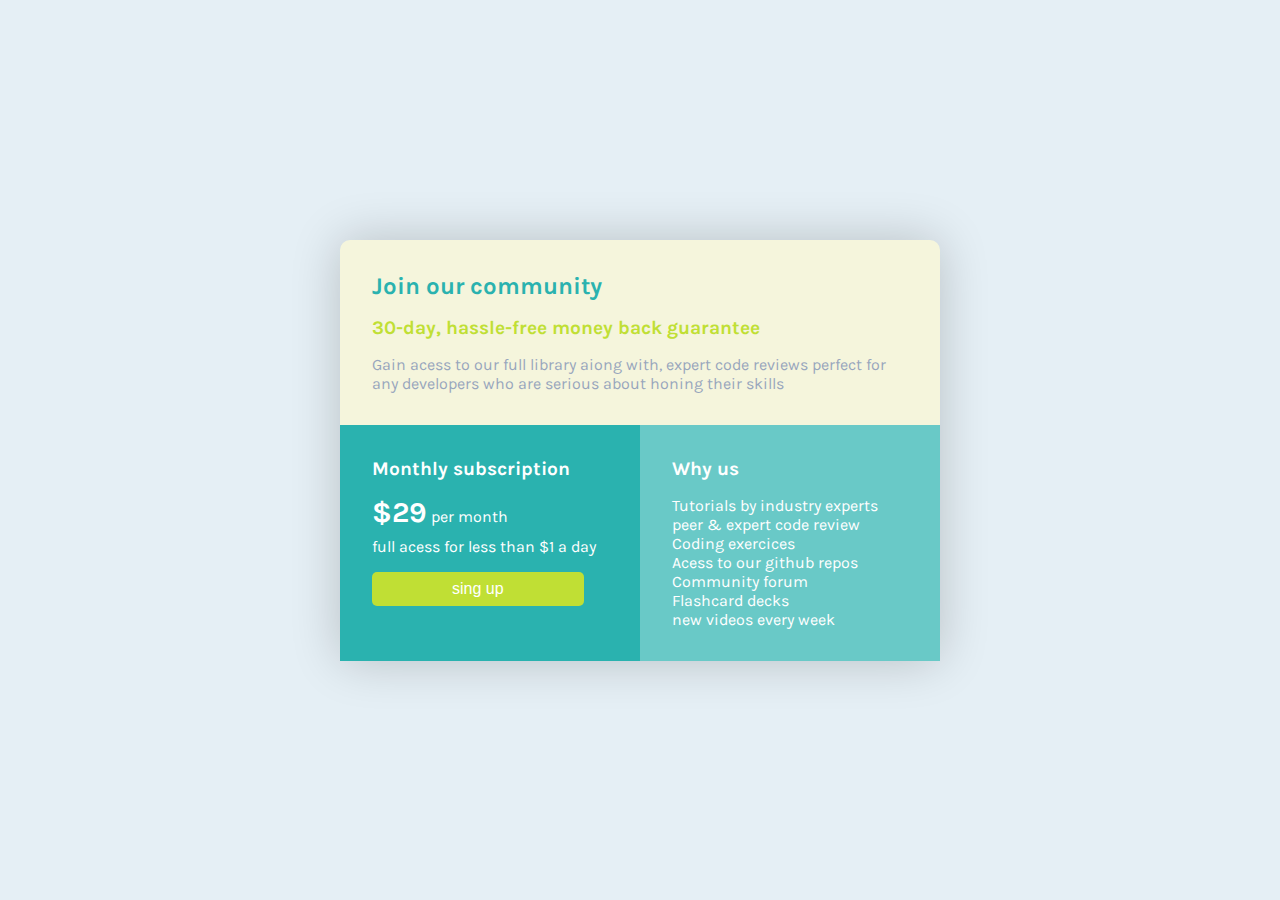
<file: index.html>
<!DOCTYPE html>
<html lang="en">
<head>
    <meta charset="UTF-8">
    <meta http-equiv="X-UA-Compatible" content="IE=edge">
    <meta name="viewport" content="width=device-width, initial-scale=1.0">
    <link rel="stylesheet" href="style.css">
    <title>Document</title>
</head>
<body>
 <div class="container">
     <div class="card">
         <div class="card-top">
             <h2>Join our  community</h2>
                <h3>30-day, hassle-free money back guarantee</h3>
                <p>Gain acess to our full library aiong with, expert code reviews perfect for any developers who are serious about honing their skills</p>
         </div>
         <div class="card-left">
             <h2>Monthly subscription</h2>
             <span class="price">$29</span> 
             <spanc class="month" >per month</span>
             <p>full acess for less than $1 a day</p>
             <button>sing up</button>   
        </div>
        <div class="card-right">
            <h2>Why us</h2>
            <ul>
                <li>Tutorials by industry experts</li>
                <li>peer & expert code review</li>
                <li>Coding exercices</li>
                <li>Acess to our github repos</li>
                <li>Community forum</li>
                <li>Flashcard decks</li>
                <li>new videos every week</li>
            </ul>
        </div>
     </div>
 </div>
</body>
</html>
</file>
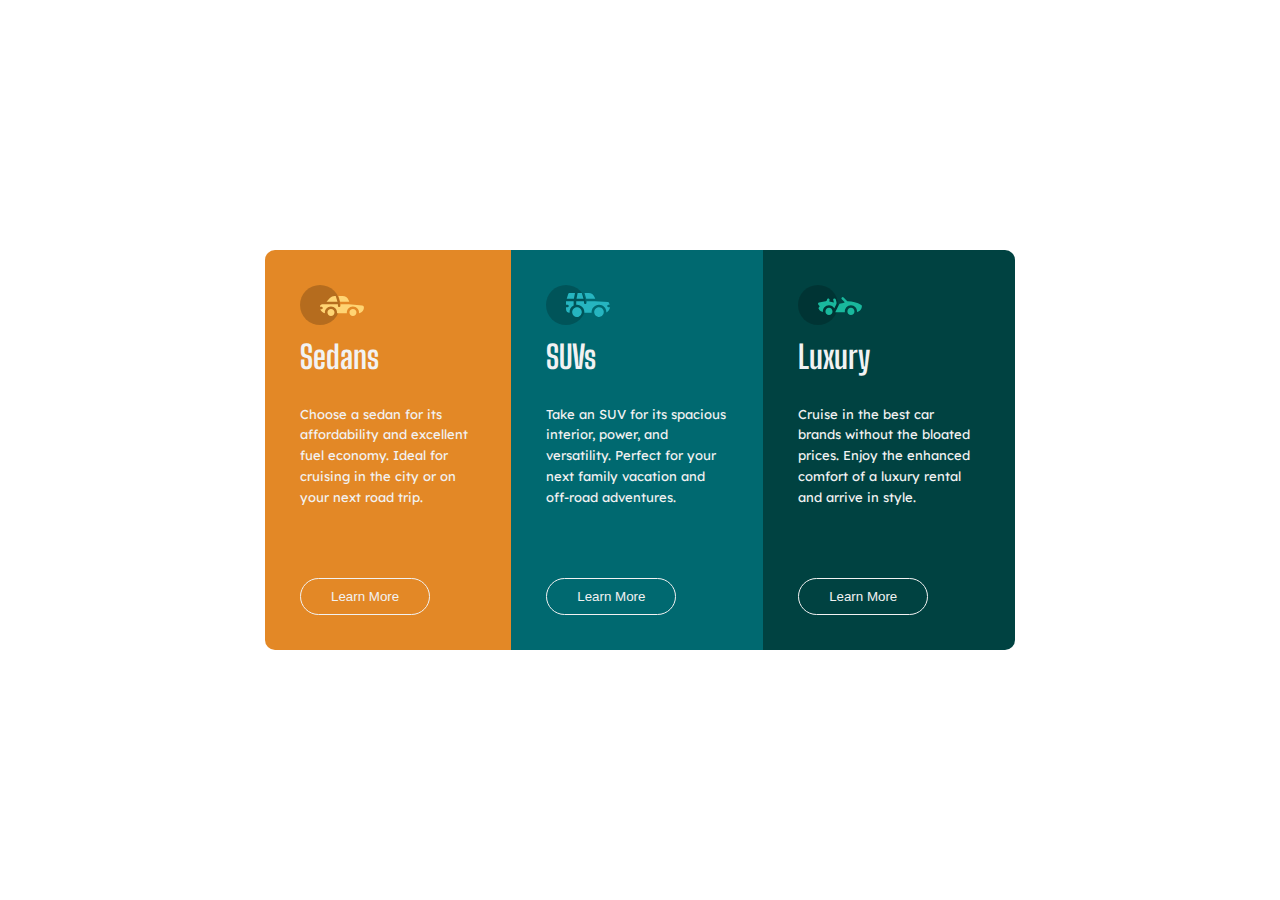
<file: 3-column-preview-card-component-main/index.html>
<!DOCTYPE html>
<html lang="en">
  <head>
    <meta charset="UTF-8" />
    <meta name="viewport" content="width=device-width, initial-scale=1.0" />
    <!-- displays site properly based on user's device -->

    <link
      rel="icon"
      type="image/png"
      sizes="32x32"
      href="./images/favicon-32x32.png"
    />

    <title>Frontend Mentor | 3-column preview card component</title>
    <link rel="stylesheet" href="style.css">

    <!-- Feel free to remove these styles or customise in your own stylesheet 👍 -->
  </head>
  <body>
    <section class="card">
      <div class="container">
        <div class="card__one">
          <img class="card__icon" src="images/icon-sedans.svg" alt="" />
          <h1 class="card__title">Sedans</h1>
          <p class="card__description">
            Choose a sedan for its affordability and excellent fuel economy.
            Ideal for cruising in the city or on your next road trip.
          </p>
          <button class="card__btn btn-1">Learn More</button>
          </div>
          <div class="card__two">
            <img class="card__icon" src="images/icon-suvs.svg" alt="" />
            <h1 class="card__title">SUVs</h1>
            <p class="card__description">
              Take an SUV for its spacious interior, power, and versatility.
              Perfect for your next family vacation and off-road adventures.
            </p>
            <button class="card__btn btn-2" >Learn More</button>
          </div>
          <div class="card__three">
            <img class="card__icon" src="images/icon-luxury.svg" alt="" />
            <h1 class="card__title">Luxury</h1>
            <p class="card__description">
              Cruise in the best car brands without the bloated prices. Enjoy
              the enhanced comfort of a luxury rental and arrive in style.
            </p>
            <button class="card__btn btn-3" >Learn More</button>
          </div>
        </div>
      </div>
    </section>

  </body>
</html>
</file>
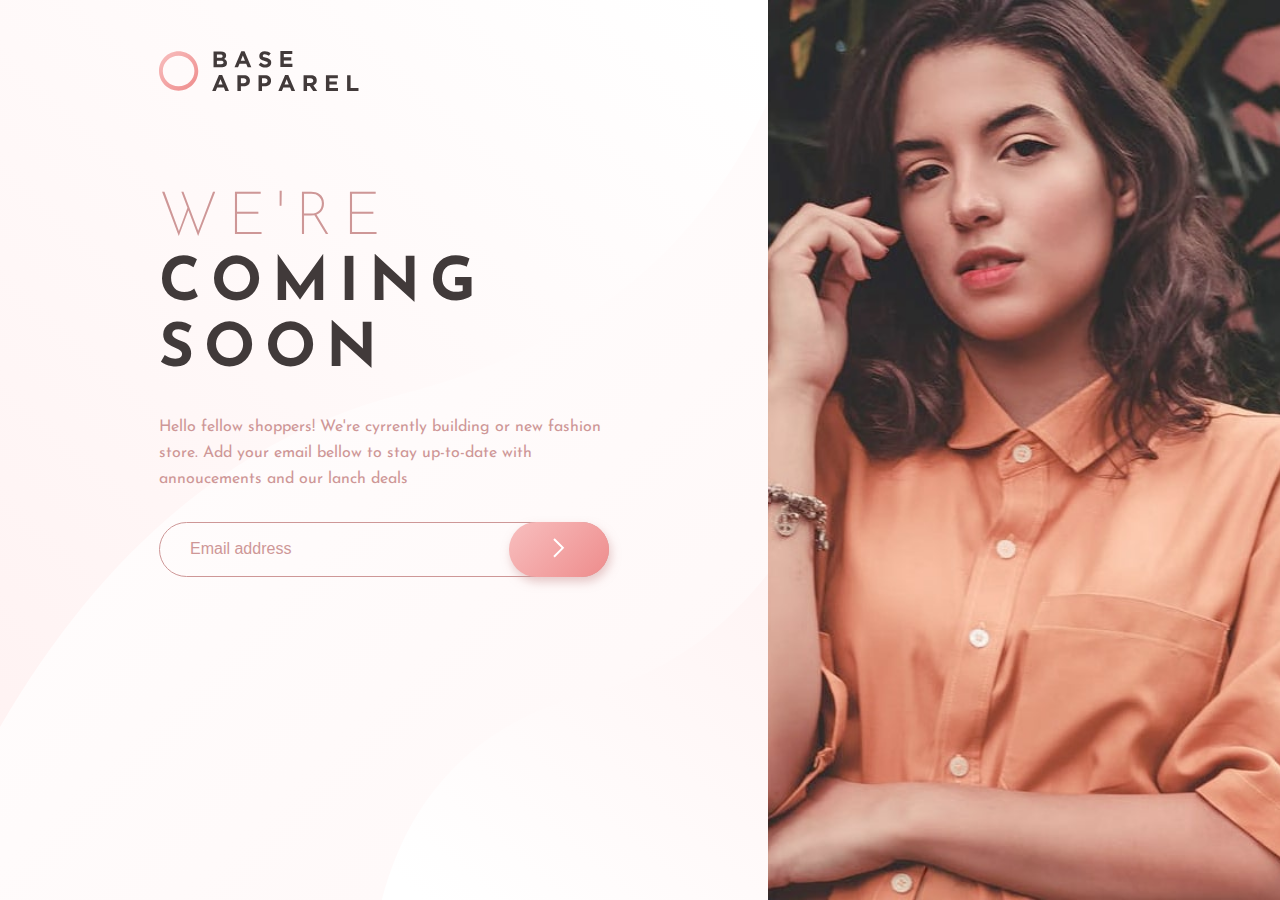
<file: base-apparel-coming-soon-master/index.html>
<!DOCTYPE html>
<html lang="en">
  <head>
    <meta charset="UTF-8" />
    <meta name="viewport" content="width=device-width, initial-scale=1.0" />

    <link
      rel="icon"
      type="image/png"
      sizes="32x32"
      href="./images/favicon-32x32.png"
    />
    <link rel="stylesheet" href="style.css" />

    <title>Frontend Mentor - Base Apparel coming soon page</title>

    <div class="container">
      <div class="left">
        <div class="container-left">
          <img class="logo" src="images/logo.svg" alt="" />
            
          <img class="bg-mobile" src="images/hero-mobile.jpg" alt="">
          <h1 class="title">
            <span> We're </span> <br />
            Coming <br />
            soon
          </h1>

          <p class="description">
            Hello fellow shoppers! We're cyrrently building or new fashion
            store. Add your email bellow to stay up-to-date with annoucements
            and our lanch deals
          </p>

          <form id="form">
            <input type="email" id="email" placeholder="Email address" />
            <img class="error-icon" src="images/icon-error.svg" alt="error" />
            <button>
              <img src="images/icon-arrow.svg" alt="arrow" />
            </button>
            <small>Please provide a valid email</small>
          </form>
        </div>
      </div>
      <div class="right"></div>
    </div>
  </head>
  <body>
    <script src="scripts.js"></script>
  </body>
</html>
</file>
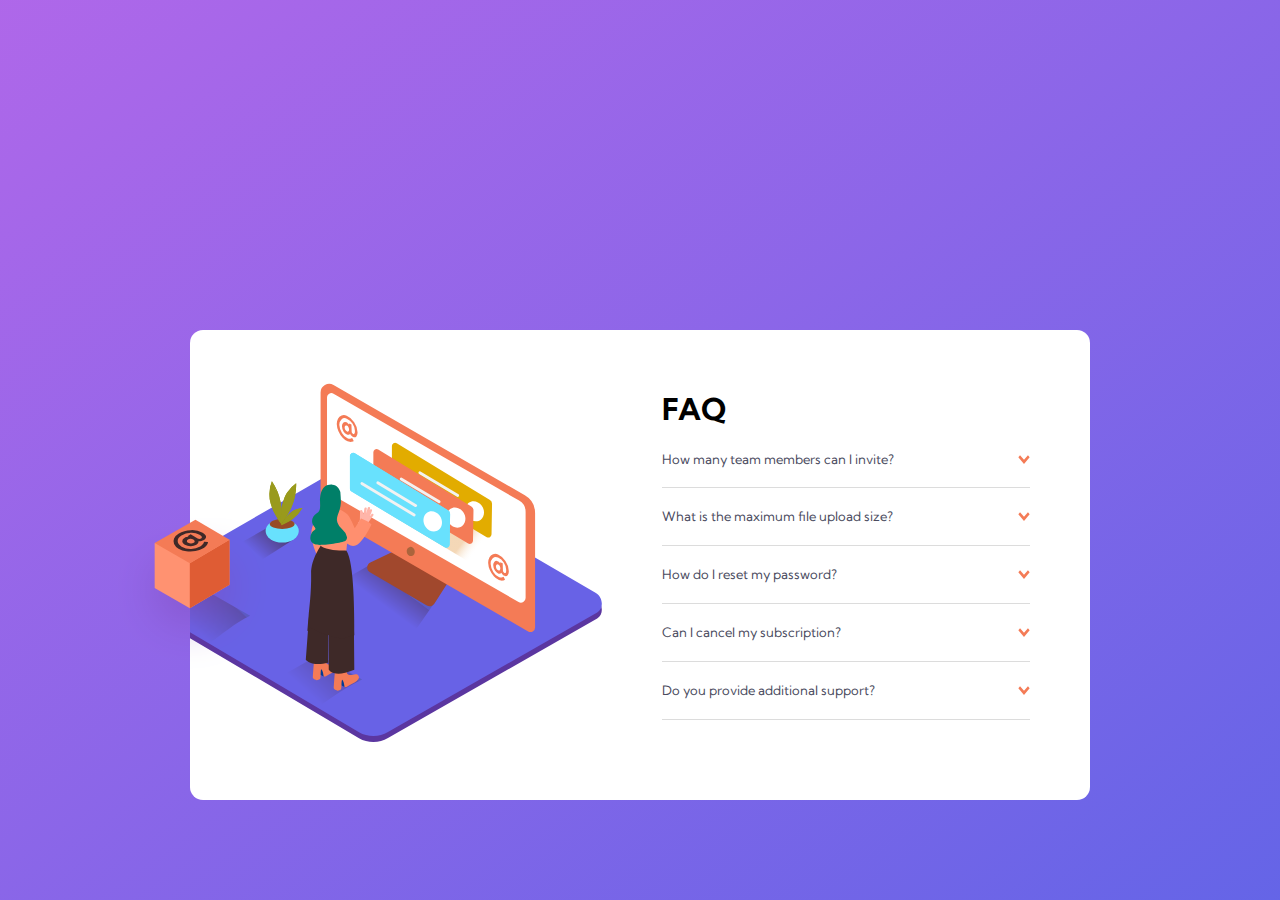
<file: faq-accordion-card-main/index.html>
<!DOCTYPE html>
<html lang="en">
  <head>
    <meta charset="UTF-8" />
    <meta name="viewport" content="width=device-width, initial-scale=1.0" />
    <!-- displays site properly based on user's device -->

    <link
      rel="icon"
      type="image/png"
      sizes="32x32"
      href="./images/favicon-32x32.png"
    />
    <link rel="stylesheet" href="style.css" />

    <title>Frontend Mentor | FAQ Accordion Card</title>

    <!-- Feel free to remove these styles or customise in your own stylesheet 👍 -->
  </head>
  <body>
      <div class="container">
        <div class="card">
          <div class="ilustration">
            <img src="images/illustration-box-desktop.svg" class="box" alt="">
            <div class="tess">
     
            <picture>
              <source class="woman"
                media="(min-width: 768px)"
                srcset="images/illustration-woman-online-desktop.svg"
              />
              <img class="woman-mobile" src="./images/illustration-woman-online-mobile.svg" alt="" />
            </picture>
          </div>
          </div>
          <div class="sidemenu">
            <h1 class="sidemenu__title">FAQ</h1>
            <div class="tt">
              <div class="sidemenu__accordion">
                <p class="sidemenu__question">
                  How many team members can I invite?
                </p>
                <img class="icon" src="images/icon-arrow-down.svg" alt="" />
              </div>
              <div class="panel">
                <p class="sidemenu__answer">
                  You can invite up to 2 additional users on the Free plan.
                  There is no limit on team members for the Premium plan.
                </p>
              </div>
            </div>
            <div class="tt">
              <div class="sidemenu__accordion">
                <p class="sidemenu__question">
                  What is the maximum file upload size?
                </p>
                <img class="icon" src="images/icon-arrow-down.svg" alt="" />
              </div>
              <div class="panel">
                <p class="sidemenu__answer">
                  No more than 2GB. All files in your account must fit your
                  allotted storage space.
                </p>
              </div>
            </div>
            <div class="tt">
              <div class="sidemenu__accordion">
                <p class="sidemenu__question">How do I reset my password?</p>
                <img class="icon" src="images/icon-arrow-down.svg" alt="" />
              </div>
              <div class="panel">
                <p class="sidemenu__answer">
                  Click “Forgot password” from the login page or “Change
                  password” from your profile page. A reset link will be emailed
                  to you.
                </p>
              </div>
            </div>
            <div class="tt">
              <div class="sidemenu__accordion">
                <p class="sidemenu__question">
                  Can I cancel my subscription?
                </p>
                <img class="icon" src="images/icon-arrow-down.svg" alt="" />
              </div>
              <div class="panel">
                <p class="sidemenu__answer">
                  Yes! Send us a message and we’ll process your request no
                  questions asked.
                </p>
              </div>
            </div>
            <div class="tt">
              <div class="sidemenu__accordion">
                <p class="sidemenu__question">
                  Do you provide additional support?
                </p>
                <img class="icon" src="images/icon-arrow-down.svg" alt="" />
              </div>
              <div class="panel">
                <p class="sidemenu__answer">
                  Chat and email support is available 24/7. Phone lines are open
                  during normal business hours.
                </p>
              </div>
            </div>
          </div>
        </div>
    </section> 
    <script src="script.js"></script>
  </body>
</html>
</file>
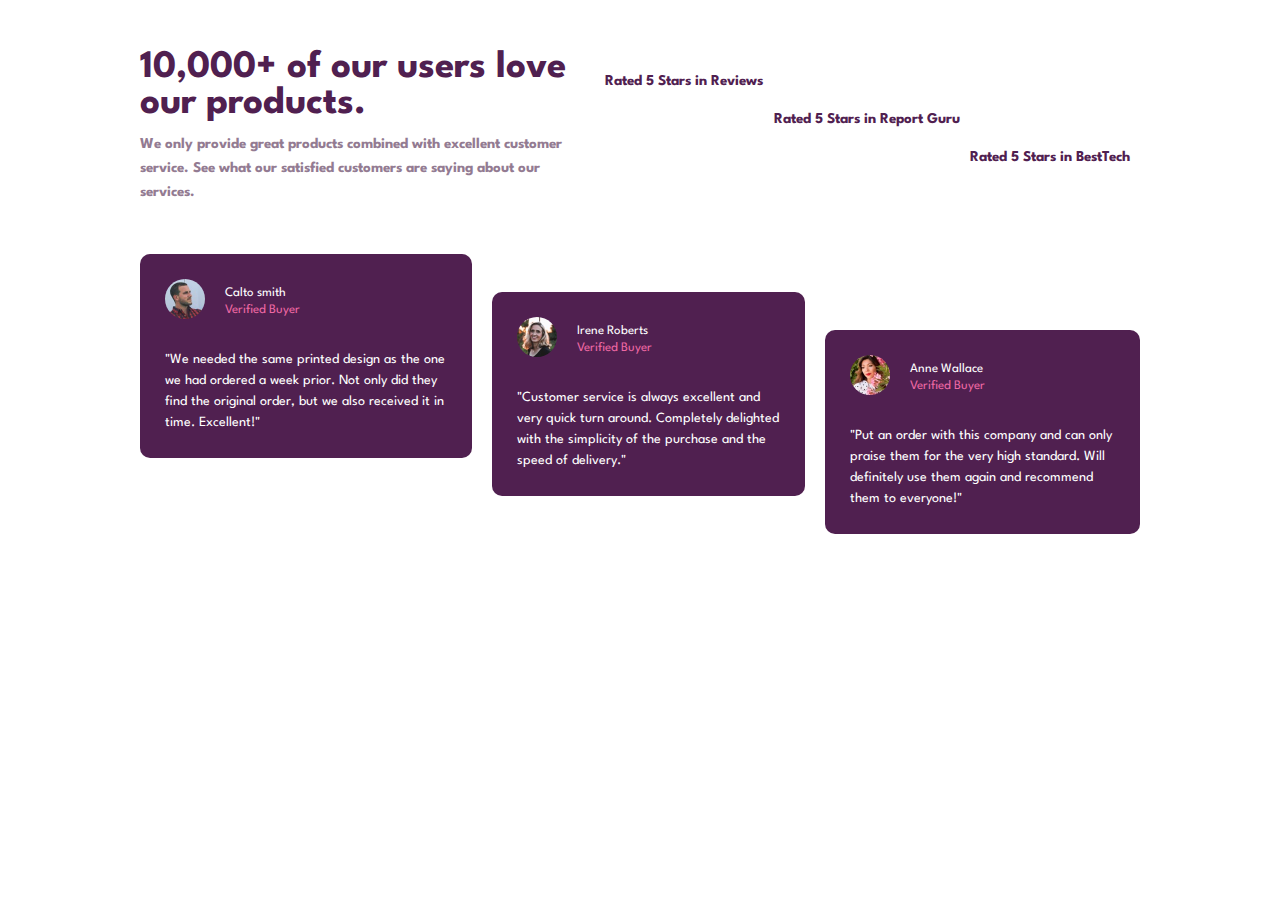
<file: social-proof-section-master/index.html>
<!DOCTYPE html>
<html lang="en">

<head>
  <meta charset="UTF-8" />
  <meta name="viewport" content="width=device-width, initial-scale=1.0" />
  <!-- displays site properly based on user's device -->

  <link rel="icon" type="image/png" sizes="32x32" href="./images/favicon-32x32.png" />

  <title>Frontend Mentor | Social proof section</title>
  <link rel="stylesheet" href="https://cdnjs.cloudflare.com/ajax/libs/font-awesome/5.15.3/css/all.min.css"
    integrity="sha512-iBBXm8fW90+nuLcSKlbmrPcLa0OT92xO1BIsZ+ywDWZCvqsWgccV3gFoRBv0z+8dLJgyAHIhR35VZc2oM/gI1w=="
    crossorigin="anonymous" />
  <link rel="stylesheet" href="style.css" />
  <!-- Feel free to remove these styles or customise in your own stylesheet 👍 -->
</head>

<body>

  <div class="container">
    <section class="intro__content">
     
        <div class="intro__texts">
          <h1 class="intro__title">
            10,000+ of our users love our products.
          </h1>
          <p class="intro__description">
            We only provide great products combined with excellent customer
            service. See what our satisfied customers are saying about our
            services.
          </p>
        </div>
        <div class="content__ratings">
          <div class="rating rating__1">
            <div class="ratingsss">
              <div class="rating__star">
                <i class="fas fa-star"></i><i class="fas fa-star"></i><i class="fas fa-star"></i><i
                  class="fas fa-star"></i><i class="fas fa-star"></i>
              </div>
              <div class="rating__text">Rated 5 Stars in Reviews</div>
            </div>
          </div>
          <div class="rating rating__2">
            <div class="ratingsss">
              <div class="rating__star">
                <i class="fas fa-star"></i><i class="fas fa-star"></i><i class="fas fa-star"></i><i
                  class="fas fa-star"></i><i class="fas fa-star"></i>
              </div>
              <div class="rating__text">Rated 5 Stars in Report Guru</div>
            </div>
          </div>
          <div class="rating rating__3">
            <div class="ratingsss">
              <div class="rating__star">
                <i class="fas fa-star"></i><i class="fas fa-star"></i><i class="fas fa-star"></i><i
                  class="fas fa-star"></i><i class="fas fa-star"></i>
              </div>
              <div class="rating__text">Rated 5 Stars in BestTech</div>
            </div>
          </div>
      </div>
    </section>

    <section class="cards">
        <div class="cards__content">
          <div class="card card-1">
            <div class="card__header">
              <img src="images/image-colton.jpg" alt="" />
              <div class="card__texts">
                <p class="card__name">Calto smith</p>
                <p class="card__rule">Verified Buyer</p>
              </div>
            </div>
            <p class="card__description">
              "We needed the same printed design as the one we had ordered a
              week prior. Not only did they find the original order, but we also
              received it in time. Excellent!"
            </p>
          </div>
          <div class="card card-2">
            <div class="card__header">
              <img src="images/image-irene.jpg" alt="" />
              <div class="card__texts">
                <p class="card__name">Irene Roberts</p>
                <p class="card__rule">Verified Buyer</p>
              </div>
            </div>
            <p class="card__description">
              "Customer service is always excellent and very quick turn around.
              Completely delighted with the simplicity of the purchase and the
              speed of delivery."
            </p>
          </div>
          <div class="card card-3">
            <div class="card__header">
              <img src="images/image-anne.jpg" alt="" />
              <div class="card__texts">
                <p class="card__name">Anne Wallace</p>
                <p class="card__rule">Verified Buyer</p>
              </div>
            </div>
            <p class="card__description">
              "Put an order with this company and can only praise them for the
              very high standard. Will definitely use them again and recommend
              them to everyone!"
            </p>
          </div>

        </div>
    </section>
  </div>

</body>

</html>
</file>
<file: style.css>
@import url('https://fonts.googleapis.com/css2?family=Karla:wght@400;700&display=swap');
*{
    margin: 0;
    padding: 0;
    box-sizing: border-box;
}

body{
    height: 100vh;
    display: flex;
    justify-content: center;
    align-items: center;
    background-color: hsl(204, 43%, 93%);
    font-family: 'Karla', sans-serif;
}

.container{
    padding: 3rem;
}
.card{
    max-width:600px;
    background-color: beige;
    display: grid;
   
    grid-template: 
    "top top " 
    "left right "; 

    grid-template-columns: 1fr 1fr;
    border-radius: 10px;
    box-shadow: 0 0 50px rgba(0, 0, 0, 0.2);


}

.card-top{
    grid-area: top;
    padding: 2rem;
}

.card-top h2{
    font-size:1.5rem ;
    color: hsl(179, 62%, 43%);
    font-weight: 700;   
}

.card-top h3{
    color: hsl(71, 73%, 54%);
    margin: 1rem 0;
    font-size: 1.2rem;
}
.card-top p {
    
    color: hsl(218, 22%, 67%);
}
.card-left{
    grid-area: left;
    background-color: hsl(179, 62%, 43%);
    padding: 2rem;
    color: #fff;
}

.card-left h2{
    font-size: 1.2rem;
    font-weight: 700;
    margin-bottom: 1rem;
}

.card-left .price{
    font-size: 1.8rem;
    font-weight: 700;
}
.card-left span{
    display: inline-block;
    margin-bottom: 0.5rem;
}
.card-left p{
    margin-bottom:1rem ;
}

.card-left button{
    padding: 0.5rem 5rem;
    border: none;
    background: hsl(71, 73%, 54%);
    color: #fff;
    border-radius: 5px;
    font-size: 1rem;
}
.card-right{
    grid-area: right;
    padding: 2rem;
    color: #fff;
    background: #69C9C7;
}

.card-right h2{
    font-size: 1.2rem;
    font-weight: 700;
    margin-bottom: 1rem;
}
.card-right ul{
 list-style: none;
}

@media only screen and (max-width: 550px) {
    .card{
        grid-template-columns: 1fr;

        grid-template: 
        "top" 
        "left"
        "right"; 
    
        width: 100%;
    }
}
</file>
<file: 3-column-preview-card-component-main/style.css>
@import url("https://fonts.googleapis.com/css2?family=Lexend+Deca&display=swap");
@import url("https://fonts.googleapis.com/css2?family=Big+Shoulders+Display:wght@700&display=swap");
:root {
  --font-primary: "Lexend Deca", sans-serif;
  --font-secondary: "Big Shoulders Display", cursive;
  --color-cyan: hsl(184, 100%, 22%);
  --color-orange: hsl(31, 77%, 52%);
  --color-darkCyan: hsl(179, 100%, 13%);
  --color-lightGray: hsl(0, 0%, 95%);
  --color-background: hsla(0, 0%, 100%, 0.75);
}

html {
  font-size: 62.5%;
  height: 100%;
}

* {
  box-sizing: border-box;
  margin: 0;
  padding: 0;
}

body {
  background-color: var(--color-background);
  font-family: var(--font-primary);
  font-size: 1.5rem;
  line-height: 1.6;
  min-height: 100vh;
  display: grid;
  place-items: center;
  padding: 5rem 2rem;
  color: var(--color-lightGray);
}

.card {
  width: min(100%, 75rem);
}

.container {
  display: flex;
}

.card__one {
  background-color: var(--color-orange);
  padding: 3.5rem;
  border-radius: 1rem 0 0 1rem;
}
.card__two {
  background-color: var(--color-cyan);
  padding: 3.5rem;
}
.card__three {
  background-color: var(--color-darkCyan);
  padding: 3.5rem;
  border-radius: 0 1rem 1rem 0;
}

.card__title {
  font-size: clamp(2rem, 5vw, 3.2rem);
  font-family: var(--font-secondary);
}

.card__description {
  font-size: 1.3rem;
  line-height: 1.6;
  margin-top: 2rem;
}

.card__btn {
  padding: 1rem 3rem;
  border: solid 1px var(--color-lightGray) ;
  border-radius: 2rem;
  color: var(--color-lightGray);
  margin-top: 7rem;
  background-color: transparent;
}

.card__btn:hover{
    background-color: var(--color-lightGray);
    color: var(--color-orange);
    cursor: pointer;
}
.btn-1:hover{
    color: var(--color-orange);
}
.btn-2:hover{
    color: var(--color-cyan);
}
.btn-3:hover{
    color: var(--color-darkCyan);
}

@media screen and (max-width: 768px) {
  .container {
    flex-direction: column;
  }
  .card {
    width: min(100%, 40rem);
  }

  .card__one {
    border-radius: 1rem  1rem 0 0;
  }
  .card__three {
    border-radius:  0 0 1rem 1rem;
  }
}
</file>
<file: base-apparel-coming-soon-master/style.css>
@import url('https://fonts.googleapis.com/css?family=Josefin+Sans:200,400,600&display=swap');

*{
  box-sizing: border-box;
}

body{
  background-image: linear-gradient(
		135deg,
		hsl(0, 0%, 100%),
		hsl(0, 100%, 98%)
	);
  margin: 0;
  padding: 0;
  font-family: 'Josefin Sans', sans-serif;
}

.container{
  display: flex;
  min-height: 100vh;
}

.left{
  background-image: url('./images//bg-pattern-desktop.svg');
  background-size: cover;
  background-position: center center;
  padding: 0 40px 40px;
  width: 60%;
}

.right{
  background-image: url('./images/hero-desktop.jpg');
  background-size: cover;
  background-position: center center;
  width: 40%
;
}

.container-left{
  max-width: 450px;
  margin: auto;
}

.logo{
  margin: 50px 0;
  width: 200px;
}
.bg-mobile{
  display: none;
}
h1{
  color: hsl(0, 6%, 24%);
  font-size: 60px;
  letter-spacing: 10px;
  line-height: 1.1;
  text-transform: uppercase;
  margin-bottom: 0;
}

h1 span {
  color: hsl(0, 36%, 70%);
  font-weight: 200;
}

p{
  color: hsl(0, 36%, 70%);
  line-height: 26px;
  margin: 30px 0;
}

form{
  position: relative;
}

input {
  border: 1px solid  hsl(0, 36%, 70%);
  background-color: transparent;
  border-radius: 50px;
  font-size: 16px;
  padding: 15px 30px;
  height: 55px;
  width: 100%;
}

input:focus {
  border-width: 2px;
  outline: none;
  box-shadow: 0px 0px 10px hsla(0, 36%, 70%, 0.5);
}

input::placeholder {
	color: hsl(0, 36%, 70%);
}
form.error input {
	border: 2px solid hsl(0, 93%, 68%);
}


button {
  position: absolute;
  top: 0;
  right: 0;
  height: 55px;
  padding: 15px;
  width: 100px;
  border-radius: 50px;
  cursor: pointer;
  border: none;
  background-image: linear-gradient(135deg, hsl(0, 80%, 86%), hsl(0, 74%, 74%));
  box-shadow: 2px 5px 10px hsla(0, 36%, 70%, 0.5);
  transition: opacity 0.2s ease;
}

button:hover {
	opacity: 0.6;
}

.error-icon {
	display: none;
	position: absolute;
	top: 15px;
	right: 110px;
}

form.error .error-icon {
	display: block;
}


small {
	color: hsl(0, 93%, 68%);
	display: none;
	margin-top: 15px;
	margin-left: 30px;
}

form.error small {
	display: block;
}

@media screen and  (max-width: 600px) {
	.logo {
		margin: 30px 0;
		width: 100px;
	}

	.bg-mobile {
		display: block;
		margin-left: -40px;
		margin-right: -40px;
		width: calc(100% + 80px);
	}

	h1 {
		font-size: 40px;
	}

	.left {
		width: 100%;
	}

	.right {
		display: none;
	}

}
</file>
<file: faq-accordion-card-main/style.css>
@import url("https://fonts.googleapis.com/css2?family=Kumbh+Sans:wght@400;700&display=swap");

:root {
  --font-primary: "Kumbh Sans", sans-serif;
  --color-dark-blue: hsl(238, 29%, 16%);
  --color-soft-red: hsl(14, 88%, 65%);
  --color-very-dark-grayish-blue: hsl(237, 12%, 33%);
  --color-light: hsl(240, 5%, 91%);
  /*gradient*/
  --color-soft-violet: hsl(273, 75%, 66%);
  --color-soft-blue: hsl(240, 73%, 65%);
}

html {
  font-size: 62.5%;
  height: 100%;
}

* {
  box-sizing: border-box;
  margin: 0;
  padding: 0;
}

body {
    font-size: 1.5rem;
    height: 100vh;
    padding: 5rem 2rem;
    font-family: var(--font-primary);
    font-weight: 400;
    display: flex;
    align-items: center;
    background-image: linear-gradient(to bottom right,  var(--color-soft-violet), var(--color-soft-blue));
}
.container{
    width: min(100%, 90rem);
    margin: auto;
    margin-bottom: 5rem;
    background: white;
    border-radius: 1.3rem;

}

.card{
    display: flex;
    position: relative;
}
.ilustration{
    display: flex;
    align-items: center;
}
.box{
    width: 16rem;
    position: absolute;
    left: -7.8rem;
    top: 40%;
}
.tess{
    overflow: hidden;
}

.woman{
    margin-left: -6rem;
    width: 37rem;
}
.sidemenu{
    padding: 6rem;
}

.sidemenu__title{
    margin-bottom: 2.3rem;
}
.sidemenu__accordion{
    cursor: pointer;
    display: flex;
    justify-content: space-between;

}

.sidemenu__question{
    color: var(--color-very-dark-grayish-blue);
    font-size: 1.3rem;
    line-height: 1.3;
    padding-bottom: 1rem;
 
}
.icon{
    width: 1.2rem;
    height: 1rem;
    margin-top: 0.4rem;
}
.icon__cima{
    transform: rotate(180deg);
    width: 1.2rem;
    height: 1rem;
    margin-top: 0.4rem;
}
.sidemenu__question:hover{
    color: var(--color-soft-red);
}

.tt{
    border-bottom: 1px solid #DCDCDC;
    margin-bottom: 2rem;
}

.panel {
    overflow: hidden;
    max-height: 0px;
    transition: all 0.2s ease-in;
    margin-bottom: 1rem;
  }

  .sidemenu__answer{
      font-size: 1.1rem;
      line-height: 1.5;
      color: var(--color-very-dark-grayish-blue);
  }


  @media screen and (max-width: 768px) {
    .card {
      flex-direction: column;
    }
    .box{
        visibility: hidden;
    }
    body{
        padding: 10rem 2rem;
    }
    .tess{
        margin: 0 auto;
        margin-top: -11rem;
    }
    .woman{
        margin-left: -3rem;
       
    }

  }
</file>
<file: social-proof-section-master/style.css>
@import url("https://fonts.googleapis.com/css2?family=Spartan:wght@400;500;700&display=swap");
:root {
  --font-primary: "Spartan", sans-serif;
  --color-dark-magneta: hsl(300, 43%, 22%);
  --color-magneta: hsl(303, 10%, 53%);
  --color-pink: hsl(333, 80%, 67%);
  --color-white: hsl(0, 0%, 100%);
  --color-gray:hsl(300, 24%, 96%);
}

html {
  font-size: 62.5%;
  height: 100%;
}

* {
  box-sizing: border-box;
  margin: 0;
  padding: 0;
}
body {
  font-size: 1.5rem;
  height: 100vh;
  padding: 5rem 2rem;
  font-family: var(--font-primary);
  /*display: flex;
    align-items: center; */
}

/*section 1 */

.intro__content {
  width: min(100%, 100rem);
  margin: auto;
  margin-bottom: 5rem;
}

.intro__title {
  font-size: clamp(2.9rem, 5vw, 3.9rem);
  color: var(--color-dark-magneta);
}

.intro__description {
  color: var(--color-magneta);
  font-weight: bold;
  margin-top: 1rem;
  line-height: 1.6;
}
.intro__content {
  display: flex;
}
.rating {
  display: flex;
  margin: 1rem;
}
.rating__1 {
  justify-content: flex-start;
}
.rating__2 {
  justify-content: center;
}
.rating__3 {
  justify-content: flex-end;
}
.rating__content{
  background: var(--color-gray);
  display: flex;
  padding: 1.5rem;
  border-radius: 1rem;
  align-items: center;
}
.rating__text{
   margin-left: 2rem;
   color: var(--color-dark-magneta);
   font-weight: bold;
}

.content__ratings {
  flex: 1.3;
}
.intro__texts {
  flex: 1;
}

.fa-star{
   color: orange;
   margin: 0.3rem;
}
/*section 2 */
.cards__content {
  display: flex;
  gap: 2rem;
  width: min(100%, 100rem);
  margin: auto;
  height: 28rem;
}
.card {
  background: var(--color-dark-magneta);
  color: var(--color-white);
  border-radius: 1rem;
  padding: 2.5rem;
}

.card__header img {
  border-radius: 50%;
  width: 4rem;
}

.card__header {
  display: flex;
  align-items: center;
}

.card__texts {
  margin-left: 2rem;
}
.card__name {
  font-size: 1.3rem;
  line-height: 1.7;
}
.card__rule {
  font-size: 1.3rem;
  color: var(--color-pink);
}
.card__description {
  margin-top: 3rem;
  font-size: 1.4rem;
  line-height: 1.5;
}
.cards {
  display: flex;
}
.card-1 {
  align-self: flex-start;
}
.card-2 {
  align-self: center;
}
.card-3 {
  align-self: flex-end;
}

@media screen and (max-width: 768px) {
  .cards__content {
    flex-direction: column;
    
  }
  .intro__content {
    flex-direction: column;
  }
  .rating {
    display: block;
  }
  .intro__texts {
    text-align: center;
  }
  .intro__description{
     margin: 2rem 0;
  }
  .rating__content{
     flex-direction: column;
     justify-content: center;
     align-items: center;
  }
  .rating__star{
     padding: 1rem;
  }
  .container {
    margin: 0 auto;
  }
}
</file>
